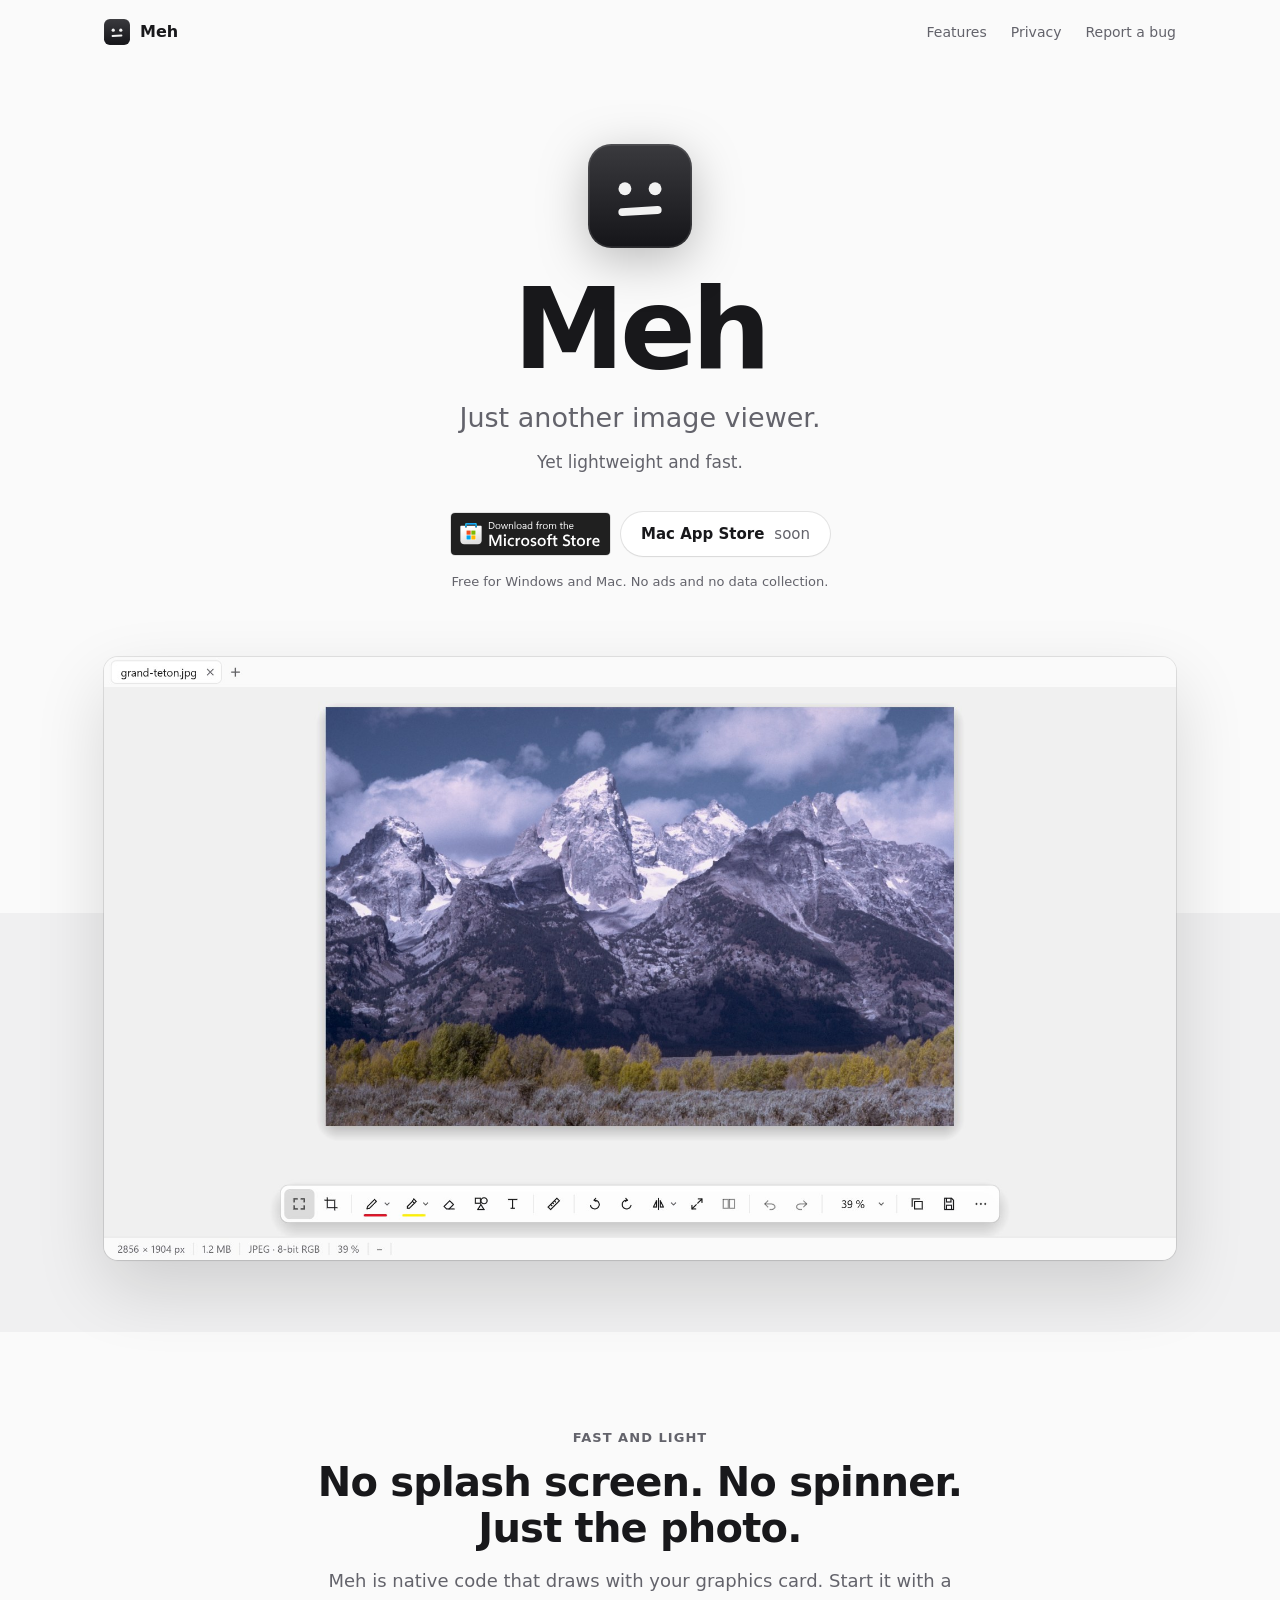
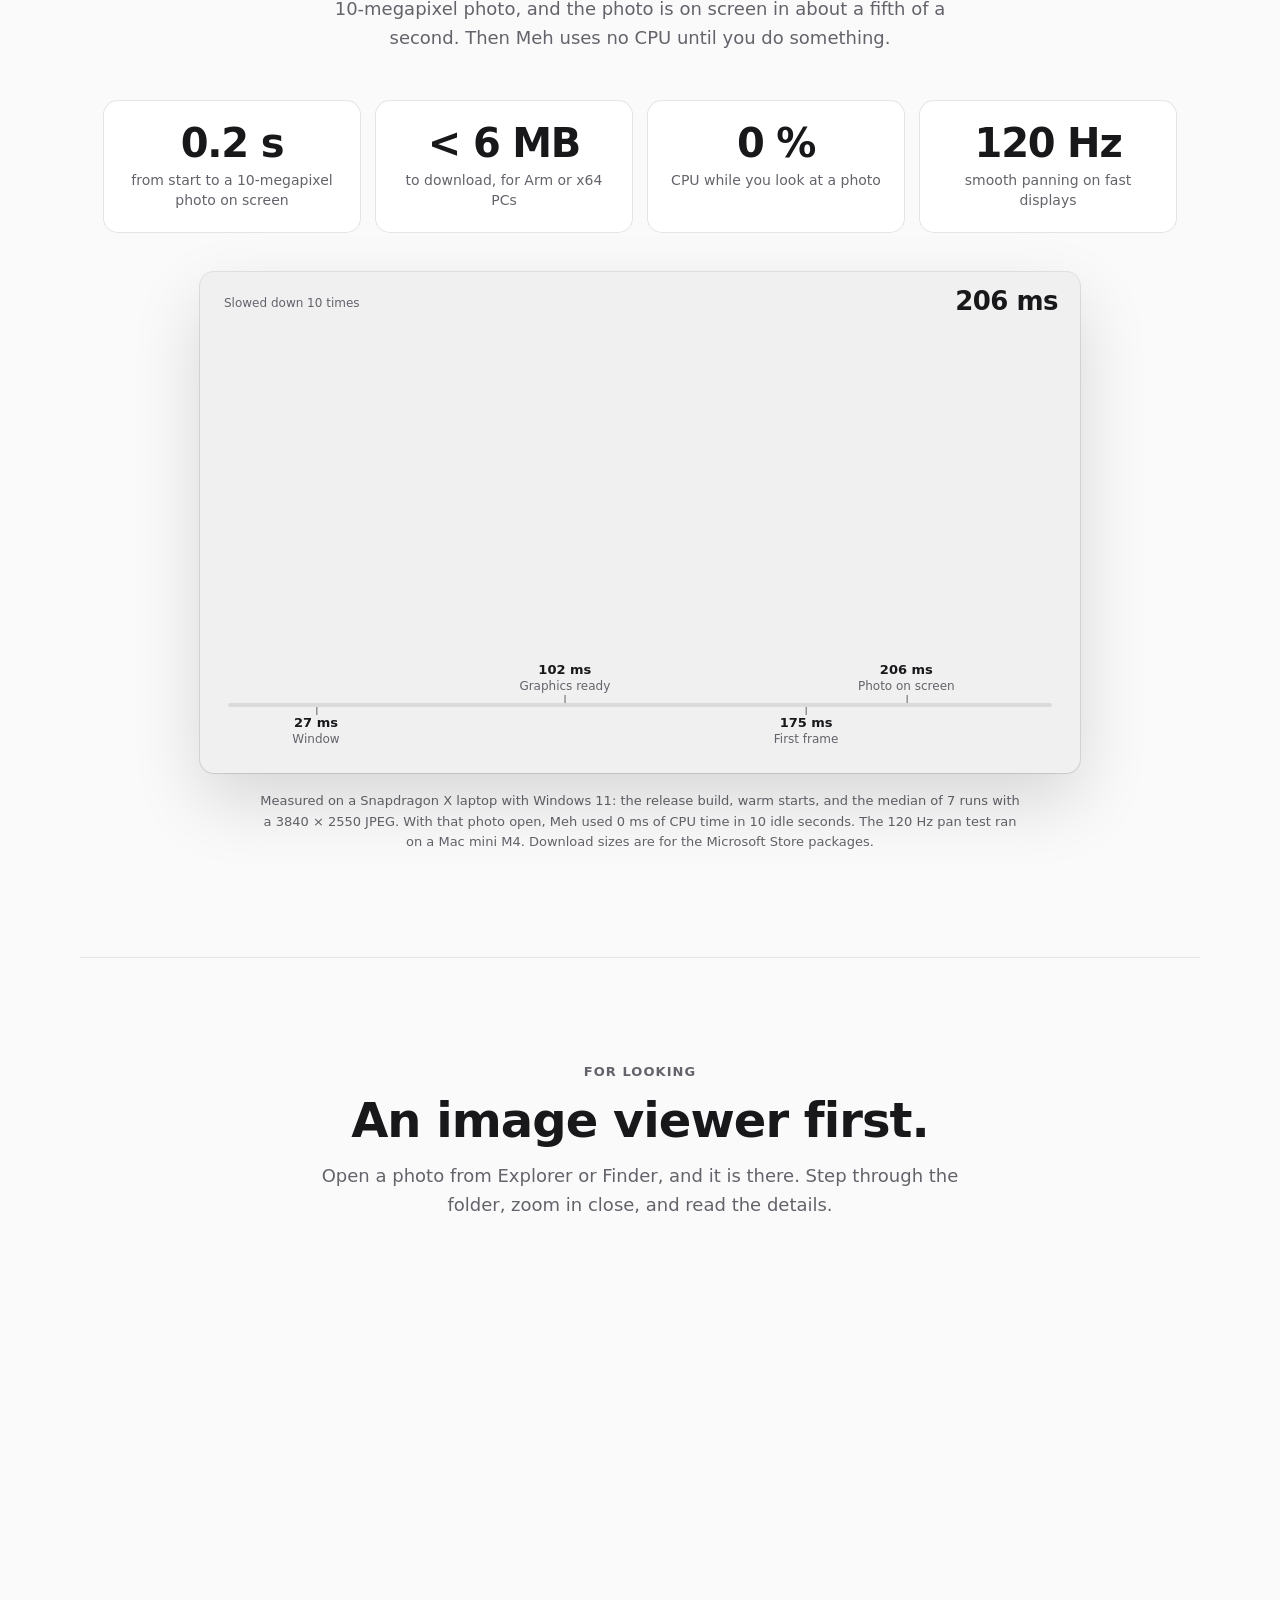
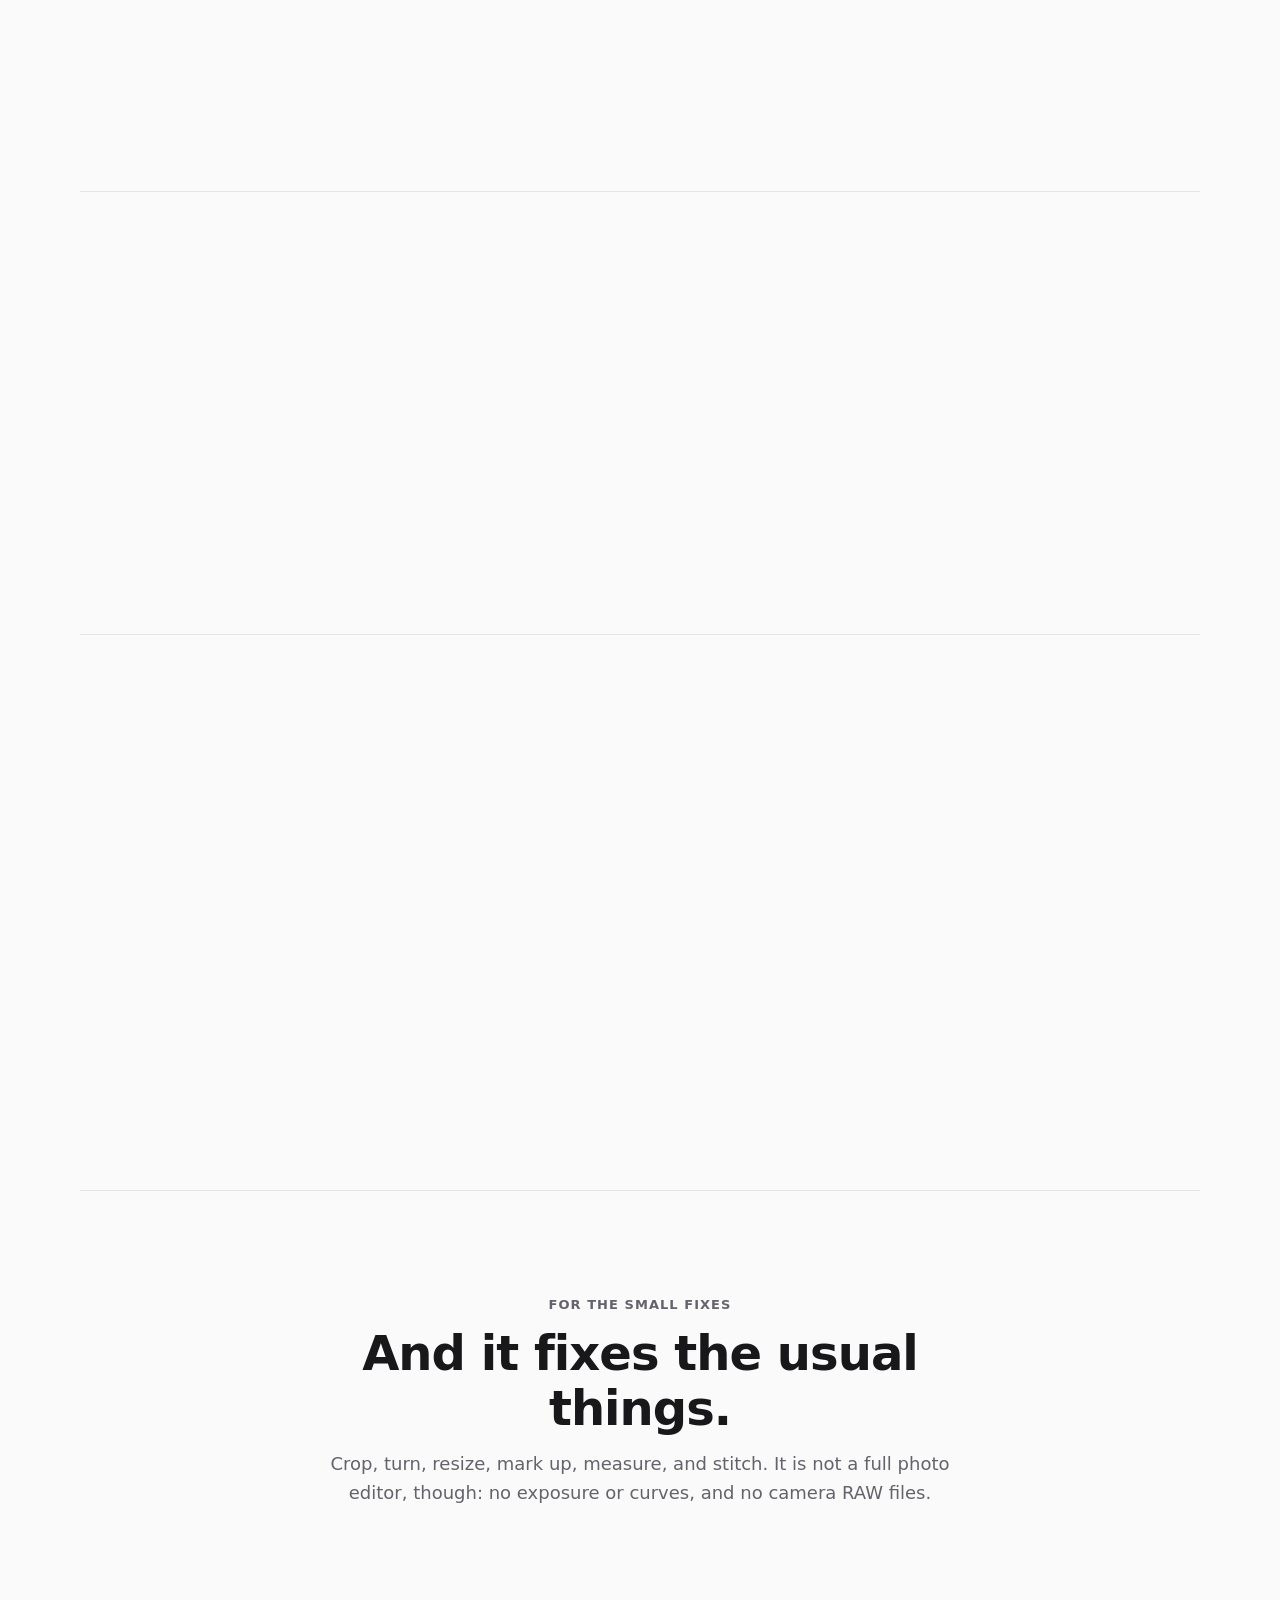
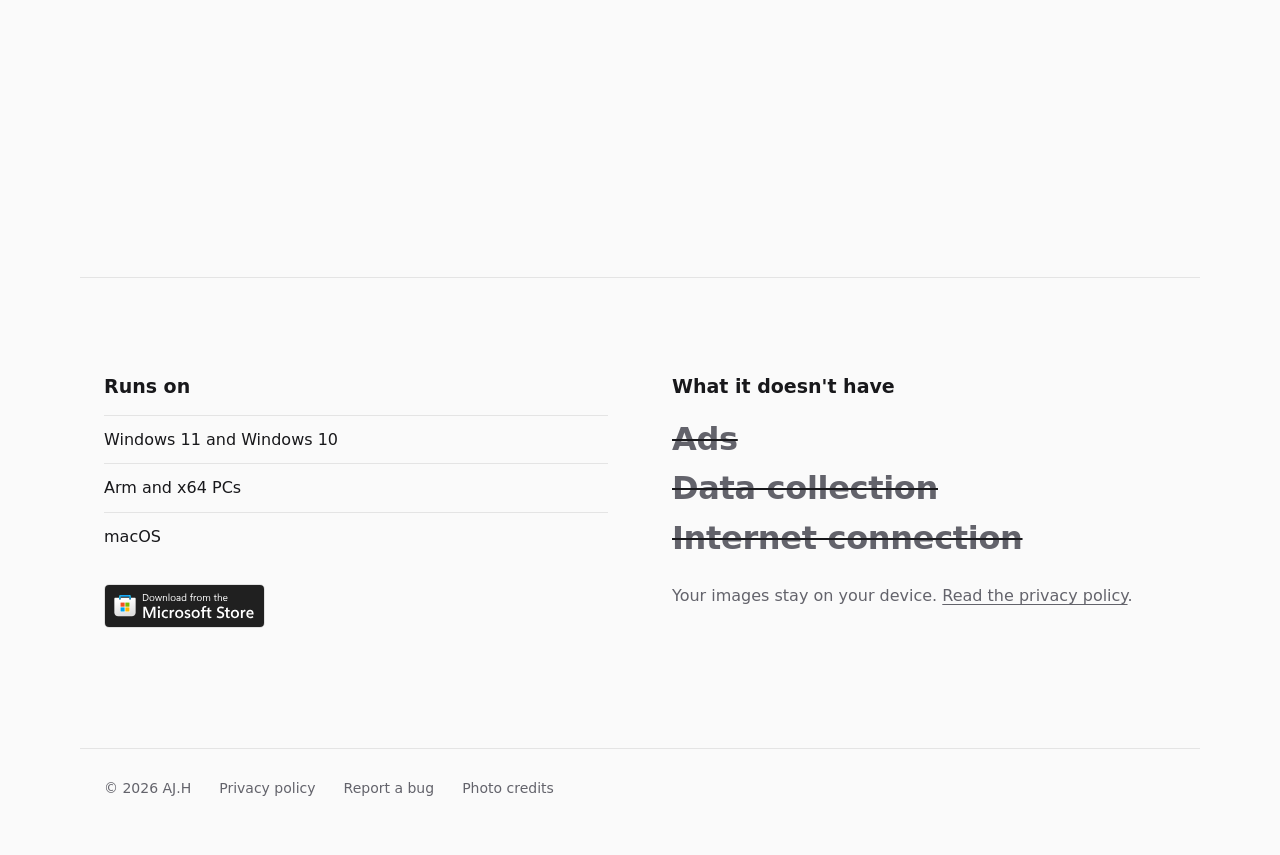
<file: public/index.html>
<!DOCTYPE html>
<html lang="en">
<head>
<meta charset="utf-8">
<meta name="viewport" content="width=device-width, initial-scale=1">
<meta name="color-scheme" content="light dark">
<meta name="theme-color" content="#fafafa" media="(prefers-color-scheme: light)">
<meta name="theme-color" content="#111113" media="(prefers-color-scheme: dark)">
<title>Meh: just another image viewer</title>
<meta name="description" content="Meh is a fast image viewer for Windows and macOS, with the everyday edits: crop, rotate, resize, mark up, measure, and stitch. No ads and no data collection.">
<link rel="canonical" href="https://meh-app.com/">
<meta property="og:title" content="Meh">
<meta property="og:description" content="Just another image viewer. Yet lightweight and fast.">
<meta property="og:url" content="https://meh-app.com/">
<meta property="og:image" content="https://meh-app.com/assets/hero.png">
<link rel="icon" href="assets/favicon.png" sizes="64x64">
<link rel="icon" href="assets/icon.svg" type="image/svg+xml">
<link rel="stylesheet" href="style.css">
</head>
<body>
<div class="wrap top">
  <a class="brand" href="./"><img src="assets/icon.svg" alt="" width="26" height="26">Meh</a>
  <nav>
    <a href="#view">Features</a>
    <a href="privacy">Privacy</a>
    <a href="https://github.com/ajhsu/meh/issues/new/choose">Report a bug</a>
  </nav>
</div>

<header class="hero">
  <img class="icon" src="assets/icon.svg" alt="" width="104" height="104">
  <h1>Meh</h1>
  <p class="tag">Just another image viewer.</p>
  <p class="sub">Yet lightweight and fast.</p>
  <div class="get"><a class="badge" href="https://apps.microsoft.com/detail/9NHWZRF0MXQX?referrer=appbadge&amp;mode=full"><img src="assets/ms-badge.svg" alt="Get it from Microsoft" width="161" height="44"></a><span>Mac App Store <em>soon</em></span></div>
  <p class="fine">Free for Windows and Mac. No ads and no data collection.</p>
</header>

<div class="stage">
  <div class="wrap">
    <picture>
      <source srcset="assets/screenshots/06-view-dark.jpg" media="(prefers-color-scheme: dark)">
      <img src="assets/screenshots/01-view-light.jpg" width="1920" height="1080" alt="Meh with a photo open">
    </picture>
  </div>
</div>

<main>
<section class="wrap lead" id="fast">
  <p class="eyebrow">Fast and light</p>
  <h2>No splash screen. No spinner. Just the photo.</h2>
  <p class="intro">Meh is native code that draws with your graphics card. Start it with a 10-megapixel photo, and the photo is on screen in about a fifth of a second. Then Meh uses no CPU until you do something.</p>
  <ul class="stats">
    <li><b>0.2 s</b>from start to a 10-megapixel photo on screen</li>
    <li><b>&lt; 6 MB</b>to download, for Arm or x64 PCs</li>
    <li><b>0 %</b>CPU while you look at a photo</li>
    <li><b>120 Hz</b>smooth panning on fast displays</li>
  </ul>
  <div class="demo boot" aria-hidden="true">
    <p class="slow">Slowed down 10 times</p>
    <p class="clock"></p>
    <div class="win"><img src="assets/photos/oolah-valley.jpg" alt="" width="1000" height="664"></div>
    <div class="tl">
      <div class="bar"><i></i></div>
      <ol>
        <li class="m1"><b>27 ms</b>Window</li>
        <li class="m2"><b>102 ms</b>Graphics ready</li>
        <li class="m3"><b>175 ms</b>First frame</li>
        <li class="m4"><b>206 ms</b>Photo on screen</li>
      </ol>
    </div>
  </div>
  <p class="note muted">Measured on a Snapdragon X laptop with Windows 11: the release build, warm starts, and the median of 7 runs with a 3840 × 2550 JPEG. With that photo open, Meh used 0 ms of CPU time in 10 idle seconds. The 120 Hz pan test ran on a Mac mini M4. Download sizes are for the Microsoft Store packages.</p>
</section>

<section class="wrap chapter" id="view">
  <p class="eyebrow">For looking</p>
  <h2>An image viewer first.</h2>
  <p>Open a photo from Explorer or Finder, and it is there. Step through the folder, zoom in close, and read the details.</p>
</section>

<section class="wrap feat" id="files">
  <div class="copy">
    <p class="eyebrow">Files</p>
    <h2>Opens the images you already have.</h2>
    <p>Photos turn upright, wide-color photos from phones keep their colors, and very large images stay sharp. The arrow keys step through a folder, and tabs and windows keep several images open at once.</p>
    <ul class="chips"><li>PNG</li><li>JPEG</li><li>WebP</li><li>TIFF</li><li>BMP</li><li>ICO</li><li>QOI</li><li>TGA</li><li>PNM</li></ul>
  </div>
  <div class="demo files" aria-hidden="true">
    <img src="assets/photos/grand-teton.jpg" alt="" width="1200" height="800" loading="lazy">
    <img src="assets/photos/teton-autumn.jpg" alt="" width="1000" height="667" loading="lazy">
    <img src="assets/photos/death-valley-dunes.jpg" alt="" width="1200" height="800" loading="lazy">
    <img src="assets/photos/death-valley-range.jpg" alt="" width="1000" height="667" loading="lazy">
    <img src="assets/photos/oolah-valley.jpg" alt="" width="1000" height="664" loading="lazy">
    <p class="tab"><span>grand-teton.jpg</span><span>teton-autumn.jpg</span><span>death-valley-dunes.jpg</span><span>death-valley-range.jpg</span><span>oolah-valley.jpg</span></p>
    <div class="keys"><b>→</b></div>
    <p class="cap"><span>The arrow keys step through the folder</span></p>
  </div>
</section>

<section class="wrap feat flip" id="zoom">
  <div class="copy">
    <p class="eyebrow">Zoom</p>
    <h2>Get close. Down to the pixel.</h2>
    <p>Zoom with Ctrl and the scroll wheel, or pinch on a trackpad, and pan with a scroll or with Space and drag. Large photos stay smooth from the first zoom. The status bar shows the size, the format, and the color under the cursor.</p>
  </div>
  <div class="demo zoom" aria-hidden="true">
    <div class="zv">
      <img src="assets/photos/grand-teton.jpg" alt="" width="1200" height="800" loading="lazy">
      <div class="pxl"><img src="assets/photos/grand-teton-400.jpg" alt="" width="240" height="160" loading="lazy"></div>
    </div>
    <i class="cross"></i>
    <p class="sbar"><span>2856 × 1904 px</span><span>1.2 MB</span><span class="fmt">JPEG · 8-bit RGB</span><span class="zl"><b>22 %</b><b>100 %</b><b>400 %</b></span><span class="xy">1250, 330</span><span class="pxc"><i></i>#F4EEF0</span></p>
    <p class="cap n3"><span>Fit to the window</span><span>Ctrl+scroll zooms in</span><span>Down to the pixel</span></p>
  </div>
</section>

<section class="wrap feat" id="themes">
  <div class="copy">
    <p class="eyebrow">Light and dark</p>
    <h2>Light, dark, or whatever your system says.</h2>
    <p>The grays stay neutral, so your photo is the only color on the screen. Meh follows the system theme, or you can choose one in Settings.</p>
  </div>
  <div class="demo themes" aria-hidden="true">
    <img src="assets/screenshots/01-view-light.jpg" alt="" width="1920" height="1080" loading="lazy">
    <img class="dk" src="assets/screenshots/06-view-dark.jpg" alt="" width="1920" height="1080" loading="lazy">
    <i class="edge"></i>
    <p class="cap"><span>Follows the system, or your choice in Settings</span></p>
  </div>
</section>

<section class="wrap chapter" id="edit">
  <p class="eyebrow">For the small fixes</p>
  <h2>And it fixes the usual things.</h2>
  <p>Crop, turn, resize, mark up, measure, and stitch. It is not a full photo editor, though: no exposure or curves, and no camera RAW files.</p>
</section>

<section class="wrap feat" id="crop">
  <div class="copy">
    <p class="eyebrow">Crop</p>
    <h2>Drag a box. Press Enter.</h2>
    <p>Everything outside the box goes dark, and a grid helps you line things up. Choose 1:1, 4:3, 3:2, or 16:9, or type exact numbers. The cut-off part stays until you save, so Undo can bring it back.</p>
  </div>
  <div class="demo crop" aria-hidden="true">
    <img src="assets/photos/death-valley-dunes.jpg" alt="" width="1200" height="800" loading="lazy">
    <div class="cf"><div class="g"></div><i></i><i></i><i></i><i></i><p class="sz">1999 × 1333 px</p></div>
    <div class="keys"><b>Enter</b></div>
    <p class="cap n2"><span>Drag the edges</span><span>Enter crops it</span></p>
  </div>
</section>

<section class="wrap feat flip" id="turn">
  <div class="copy">
    <p class="eyebrow">Rotate, flip, and resize</p>
    <h2>Sideways photo? Fixed.</h2>
    <p>Ctrl+R and Ctrl+L turn the image, and Flip mirrors it. Both are instant. Resize keeps the proportions. It uses a sharp filter for photos, or a crisp one for pixel art and screenshots.</p>
  </div>
  <div class="demo turn" aria-hidden="true">
    <img src="assets/photos/teton-autumn.jpg" alt="" width="1000" height="667" loading="lazy">
    <p class="cap n3"><span>Ctrl+R turns it right</span><span>Flip mirrors it</span><span>Resize to 1428 × 952 px</span></p>
  </div>
</section>

<section class="wrap feat" id="draw">
  <div class="copy">
    <p class="eyebrow">Mark up</p>
    <h2>Circle it. Point at it. Write on it.</h2>
    <p>Pen, highlighter, boxes, ellipses, lines, arrows, text, and emoji stickers. Each mark stays a separate object, so you can move it, restyle it, or delete it until you save.</p>
  </div>
  <div class="demo draw" aria-hidden="true">
    <img src="assets/photos/grand-teton.jpg" alt="" width="1200" height="800" loading="lazy">
    <svg viewBox="0 0 2856 1904">
      <path class="pen" pathLength="1" d="M1500 430C1440 230 1080 170 930 300C790 420 820 800 1010 870C1220 950 1500 860 1540 640C1560 520 1520 440 1460 400"/>
      <path class="hl" pathLength="1" d="M1810 300L2250 292"/>
      <text class="label" x="2030" y="322" text-anchor="middle">a mountain</text>
      <path class="arrow under" pathLength="1" d="M1790 340Q1690 330 1600 410M1662 395L1600 410L1622 350"/>
      <path class="arrow" pathLength="1" d="M1790 340Q1690 330 1600 410M1662 395L1600 410L1622 350"/>
      <g transform="rotate(12 2540 320)"><text class="sticker" x="2470" y="360">😐</text></g>
    </svg>
    <p class="cap n6"><span>Pen</span><span>Highlighter</span><span>Text</span><span>Arrow</span><span>Emoji sticker</span><span>Every mark stays editable until you save</span></p>
  </div>
</section>

<section class="wrap feat flip" id="paste">
  <div class="copy">
    <p class="eyebrow">Paste and copy</p>
    <h2>Paste it, fix it, copy it back.</h2>
    <p>Ctrl+V drops a copied image on top of the open one, where you can move it and resize it. With nothing open, the image gets its own tab. Ctrl+C copies the result, marks and all, ready for a chat or an email.</p>
  </div>
  <div class="demo paste" aria-hidden="true">
    <img src="assets/photos/oolah-valley.jpg" alt="" width="1000" height="664" loading="lazy">
    <div class="obj"><img src="assets/photos/death-valley-dunes.jpg" alt="" width="1200" height="800" loading="lazy"><i></i><i></i><i></i><i></i></div>
    <div class="keys k1"><b>Ctrl</b><b>V</b></div>
    <div class="keys k2"><b>Ctrl</b><b>C</b></div>
    <p class="cap n3"><span>Ctrl+V pastes on top</span><span>Move it and resize it</span><span>Ctrl+C copies the result</span></p>
  </div>
</section>

<section class="wrap feat" id="measure">
  <div class="copy">
    <p class="eyebrow">Measure</p>
    <h2>How big is that, exactly?</h2>
    <p>Drag across anything to read its length and its angle in pixels. Tell Meh one length that you know, and it measures in centimeters, inches, or any unit you type. Measurements stay out of the saved file, unless you burn them in.</p>
  </div>
  <div class="demo measure" aria-hidden="true">
    <img src="assets/photos/death-valley-range.jpg" alt="" width="1000" height="667" loading="lazy">
    <svg viewBox="0 0 1200 800">
      <line class="ml" pathLength="1" x1="216" y1="560" x2="960" y2="416"/>
      <circle class="ma" cx="216" cy="560" r="7"/>
      <circle class="mb" cx="960" cy="416" r="7"/>
    </svg>
    <p class="mlabel"><span>1803.6 px · 11.0°</span><span>18.0 cm · 11.0°</span></p>
    <p class="cap n2"><span>Drag to measure</span><span>Set a scale: 100 px = 1 cm</span></p>
  </div>
</section>

<section class="wrap feat flip" id="stitch">
  <div class="copy">
    <p class="eyebrow">Stitch</p>
    <h2>Two images, one picture.</h2>
    <p>Put two or more images side by side or stacked. Match their sizes, add a gap, and check the live preview before you make it. Your marks come along, still editable.</p>
  </div>
  <div class="demo stitch" aria-hidden="true">
    <img class="sa" src="assets/photos/grand-teton.jpg" alt="" width="1200" height="800" loading="lazy">
    <img class="sb" src="assets/photos/death-valley-range.jpg" alt="" width="1000" height="667" loading="lazy">
    <p class="cap n2"><span>Side by side</span><span>Stacked</span></p>
  </div>
</section>

<section class="wrap feat" id="find">
  <div class="copy">
    <p class="eyebrow">Commands</p>
    <h2>Can't find it? Type it.</h2>
    <p>Click ⋯ and type a few letters, and Meh lists every match with its shortcut. F1 shows all the shortcuts. On a Mac, use ⌘ where this page says Ctrl.</p>
  </div>
  <div class="demo find" aria-hidden="true">
    <img src="assets/photos/oolah-valley.jpg" alt="" width="1000" height="664" loading="lazy">
    <div class="pal">
      <div class="q"><svg viewBox="0 0 24 24"><circle cx="11" cy="11" r="6"/><path d="M20 20l-4.5-4.5"/></svg><span class="typed"><span></span><span>r</span><span>ro</span><span>rot</span></span></div>
      <div class="lists">
        <ul class="la"><li>New Image<kbd>Ctrl+T</kbd></li><li>Open…<kbd>Ctrl+O</kbd></li><li>Save As…<kbd>Ctrl+Shift+S</kbd></li><li>Paste<kbd>Ctrl+V</kbd></li></ul>
        <ul class="lb"><li>Rotate Left<kbd>Ctrl+L</kbd></li><li>Rotate Right<kbd>Ctrl+R</kbd></li><li>Rotate 180°</li></ul>
      </div>
    </div>
    <div class="keys"><b>Enter</b></div>
    <p class="cap n3"><span>Click ⋯ and type</span><span>The arrow keys pick one</span><span>Enter runs it</span></p>
  </div>
</section>

<section class="wrap closing">
  <div>
    <h3>Runs on</h3>
    <ul class="runs">
      <li>Windows 11 and Windows 10</li>
      <li>Arm and x64 PCs</li>
      <li>macOS</li>
    </ul>
    <p class="store"><a class="badge" href="https://apps.microsoft.com/detail/9NHWZRF0MXQX?referrer=appbadge&amp;mode=full"><img src="assets/ms-badge.svg" alt="Get it from Microsoft" width="161" height="44" loading="lazy"></a></p>
  </div>
  <div>
    <h3>What it doesn't have</h3>
    <ul class="nots"><li>Ads</li><li>Data collection</li><li>Internet connection</li></ul>
    <p>Your images stay on your device. <a href="privacy">Read the privacy policy</a>.</p>
  </div>
</section>
</main>

<footer class="wrap foot">
  <span>© 2026 AJ.H</span>
  <a href="privacy">Privacy policy</a>
  <a href="https://github.com/ajhsu/meh/issues/new/choose">Report a bug</a>
  <a href="https://github.com/ajhsu/meh/blob/main/public/assets/PHOTO-CREDITS.md">Photo credits</a>
</footer>
</body>
</html>
</file>
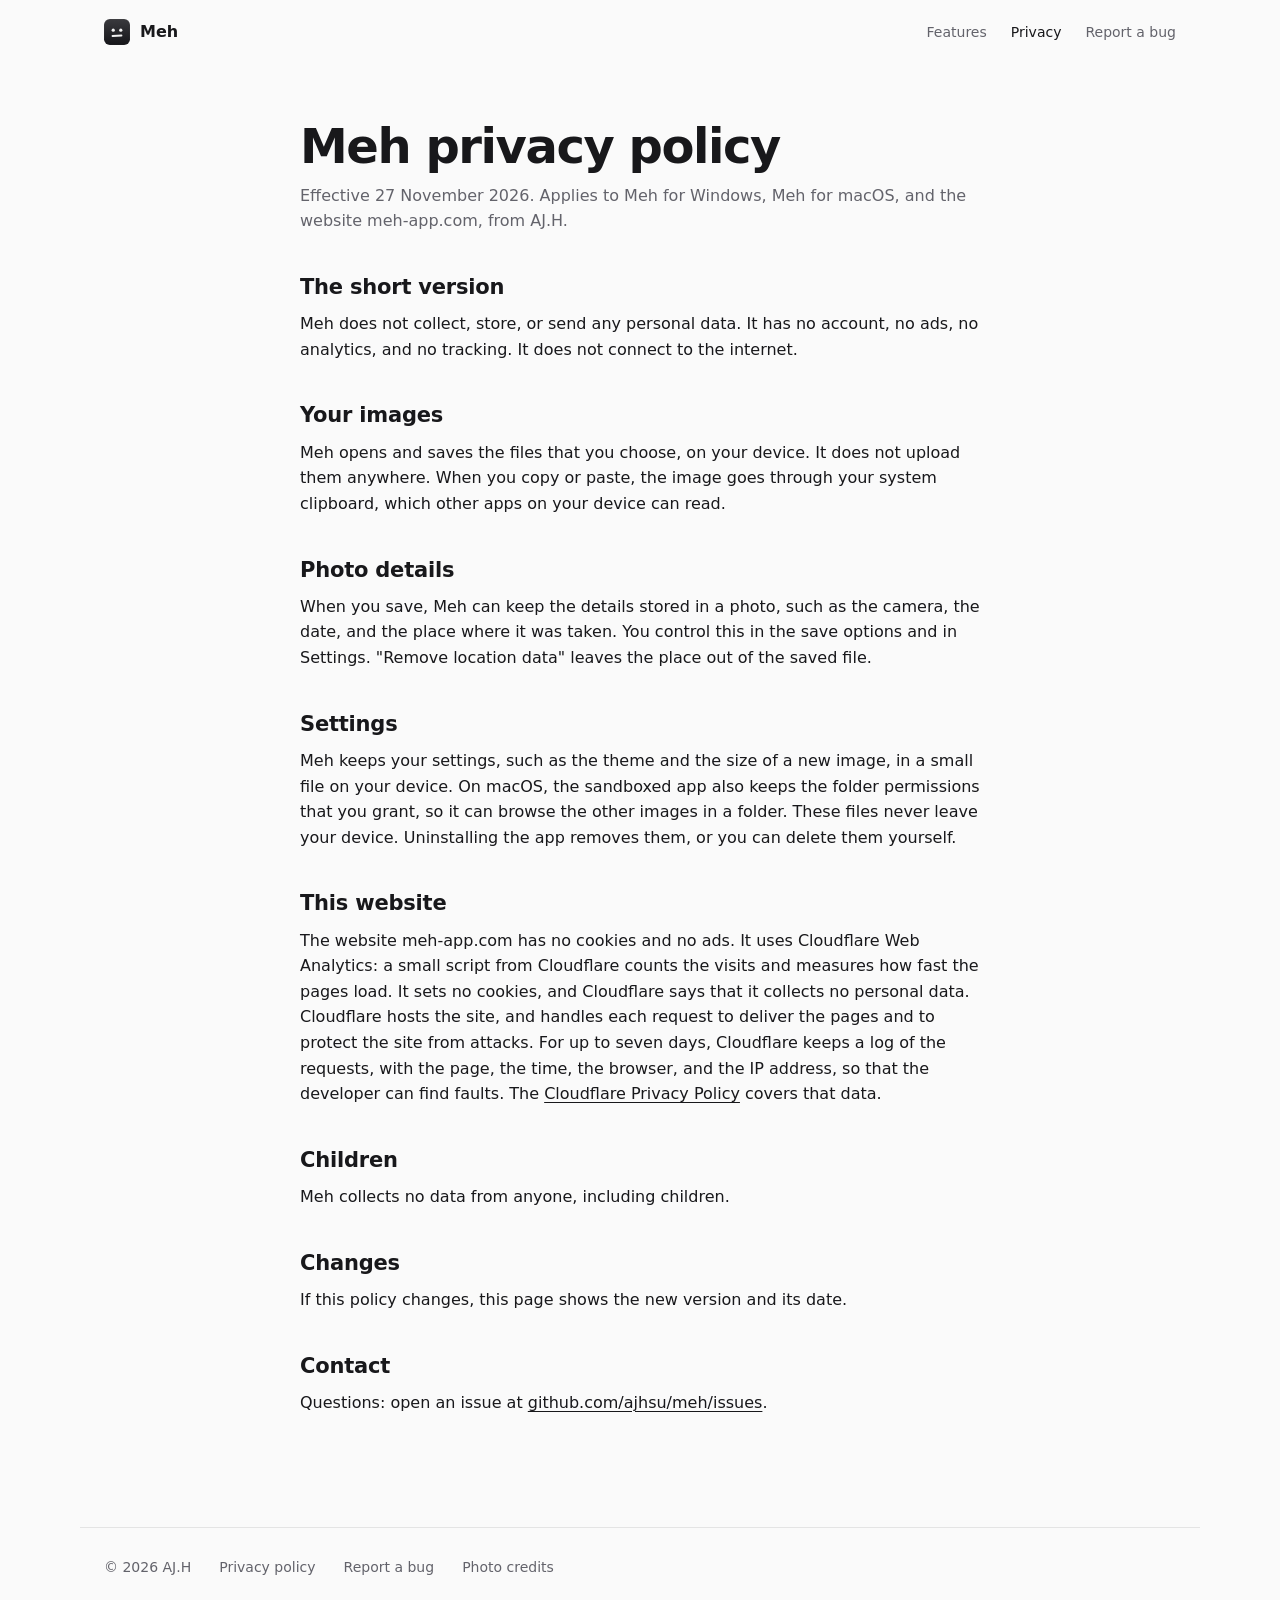
<file: public/privacy.html>
<!DOCTYPE html>
<html lang="en">
<head>
<meta charset="utf-8">
<meta name="viewport" content="width=device-width, initial-scale=1">
<meta name="color-scheme" content="light dark">
<title>Meh: privacy policy</title>
<link rel="canonical" href="https://meh-app.com/privacy">
<link rel="icon" href="assets/favicon.png" sizes="64x64">
<link rel="icon" href="assets/icon.svg" type="image/svg+xml">
<link rel="stylesheet" href="style.css">
</head>
<body>
<div class="wrap top">
  <a class="brand" href="./"><img src="assets/icon.svg" alt="" width="26" height="26">Meh</a>
  <nav>
    <a href="./#features">Features</a>
    <a href="privacy" aria-current="page">Privacy</a>
    <a href="https://github.com/ajhsu/meh/issues/new/choose">Report a bug</a>
  </nav>
</div>

<main class="wrap doc">
<h1>Meh privacy policy</h1>
<p class="muted">Effective 27 November 2026. Applies to Meh for Windows, Meh for macOS, and the website meh-app.com, from AJ.H.</p>

<h2>The short version</h2>
<p>Meh does not collect, store, or send any personal data. It has no account, no ads, no analytics, and no tracking. It does not connect to the internet.</p>

<h2>Your images</h2>
<p>Meh opens and saves the files that you choose, on your device. It does not upload them anywhere. When you copy or paste, the image goes through your system clipboard, which other apps on your device can read.</p>

<h2>Photo details</h2>
<p>When you save, Meh can keep the details stored in a photo, such as the camera, the date, and the place where it was taken. You control this in the save options and in Settings. "Remove location data" leaves the place out of the saved file.</p>

<h2>Settings</h2>
<p>Meh keeps your settings, such as the theme and the size of a new image, in a small file on your device. On macOS, the sandboxed app also keeps the folder permissions that you grant, so it can browse the other images in a folder. These files never leave your device. Uninstalling the app removes them, or you can delete them yourself.</p>

<h2>This website</h2>
<p>The website meh-app.com has no cookies and no ads. It uses Cloudflare Web Analytics: a small script from Cloudflare counts the visits and measures how fast the pages load. It sets no cookies, and Cloudflare says that it collects no personal data. Cloudflare hosts the site, and handles each request to deliver the pages and to protect the site from attacks. For up to seven days, Cloudflare keeps a log of the requests, with the page, the time, the browser, and the IP address, so that the developer can find faults. The <a href="https://www.cloudflare.com/privacypolicy/">Cloudflare Privacy Policy</a> covers that data.</p>

<h2>Children</h2>
<p>Meh collects no data from anyone, including children.</p>

<h2>Changes</h2>
<p>If this policy changes, this page shows the new version and its date.</p>

<h2>Contact</h2>
<p>Questions: open an issue at <a href="https://github.com/ajhsu/meh/issues">github.com/ajhsu/meh/issues</a>.</p>
</main>

<footer class="wrap foot">
  <span>© 2026 AJ.H</span>
  <a href="privacy">Privacy policy</a>
  <a href="https://github.com/ajhsu/meh/issues/new/choose">Report a bug</a>
  <a href="https://github.com/ajhsu/meh/blob/main/public/assets/PHOTO-CREDITS.md">Photo credits</a>
</footer>
</body>
</html>
</file>
<file: public/style.css>
/* Quiet Mono: the app's own neutral grays, light or dark with the system theme. */
:root {
  --bg: #fafafa; --band: #f0f0f1; --surface: #ffffff; --text: #18181b; --muted: #63636b; --line: #00000017;
  --lift: 0 1px 2px #0000000d, 0 28px 70px #00000024;
  --ui: "Segoe UI Variable Text", "Segoe UI", -apple-system, BlinkMacSystemFont, system-ui, sans-serif;
  --display: "Segoe UI Variable Display", "Segoe UI", -apple-system, BlinkMacSystemFont, system-ui, sans-serif;
}
@media (prefers-color-scheme: dark) {
  :root { --bg: #111113; --band: #0b0b0c; --surface: #18181a; --text: #ededef; --muted: #8b8b92; --line: #ffffff17;
    --lift: 0 1px 2px #00000066, 0 28px 70px #000000a6; }
}
* { box-sizing: border-box; }
html { background: var(--bg); color: var(--text); }
body { margin: 0; font: 16px/1.6 var(--ui); -webkit-font-smoothing: antialiased; }
a { color: inherit; text-underline-offset: 3px; }
img { display: block; max-width: 100%; height: auto; }
.wrap { max-width: 1120px; margin: 0 auto; padding: 0 24px; }
.muted { color: var(--muted); }

/* Every page: the top bar and the footer. */
.top { display: flex; align-items: center; height: 64px; }
.brand { display: flex; align-items: center; gap: 10px; font-weight: 600; text-decoration: none; }
.brand img { width: 26px; height: 26px; }
.top nav { margin-left: auto; display: flex; gap: 24px; font-size: 14px; }
.top nav a { color: var(--muted); text-decoration: none; }
.top nav a:hover, .top nav a[aria-current="page"] { color: var(--text); }
.foot { display: flex; flex-wrap: wrap; gap: 8px 28px; padding-top: 28px; padding-bottom: 56px; border-top: 1px solid var(--line);
  font-size: 14px; color: var(--muted); }
.foot a { text-decoration: none; }
.foot a:hover { color: var(--text); }

/* The home page: the name, and one large capture. */
.hero { text-align: center; padding: 80px 24px 64px; }
.hero .icon { width: 104px; height: 104px; margin: 0 auto 28px; filter: drop-shadow(0 12px 24px #00000040); }
h1 { margin: 0; font: 700 clamp(64px, 10vw, 112px)/0.95 var(--display); letter-spacing: -0.04em; }
.tag { margin: 18px 0 0; font: 400 clamp(20px, 2.6vw, 27px)/1.35 var(--display); color: var(--muted); }
.get { display: flex; flex-wrap: wrap; justify-content: center; gap: 10px; margin-top: 36px; }
.get span { display: inline-flex; align-items: center; gap: 10px; height: 44px; padding: 0 20px; border-radius: 999px;
  background: var(--surface); box-shadow: 0 0 0 1px var(--line), 0 1px 2px #0000000d; font-size: 15px; font-weight: 600; }
.get em { font-style: normal; font-weight: 400; color: var(--muted); }
.badge { display: inline-block; border-radius: 5px; }
.badge img { display: block; width: 161px; height: 44px; }
.store { margin: 24px 0 0; }
.fine { margin: 16px 0 0; font-size: 13px; color: var(--muted); }
.stage { position: relative; isolation: isolate; padding-bottom: 72px; }
.stage::before { content: ""; position: absolute; inset: 38% 0 0; background: var(--band); z-index: -1; }
.stage img { border-radius: 14px; box-shadow: var(--lift), 0 0 0 1px var(--line); }

.eyebrow { margin: 0 0 10px; font-size: 13px; font-weight: 600; letter-spacing: 0.08em; text-transform: uppercase; color: var(--muted); }
h2 { margin: 0; max-width: 680px; font: 700 clamp(28px, 3.6vw, 40px)/1.15 var(--display); letter-spacing: -0.02em; }
h3 { margin: 0 0 16px; font: 600 19px/1.3 var(--display); }

/* The lead section: speed and size, with the startup measured on a real laptop. */
.lead { padding-top: 96px; padding-bottom: 104px; text-align: center; }
.lead h2 { margin: 0 auto; }
.lead .intro { max-width: 640px; margin: 16px auto 0; font-size: 18px; color: var(--muted); }
.stats { display: grid; grid-template-columns: repeat(4, 1fr); gap: 16px; margin: 48px 0 40px; padding: 0; list-style: none; }
.stats li { padding: 22px 16px; border-radius: 14px; background: var(--surface); box-shadow: 0 0 0 1px var(--line); font-size: 14px; line-height: 1.4;
  color: var(--muted); }
.stats b { display: block; margin-bottom: 8px; font: 700 clamp(30px, 3.6vw, 40px)/1 var(--display); letter-spacing: -0.03em; color: var(--text); }
.lead .note { max-width: 760px; margin: 18px auto 0; font-size: 13px; }

/* The feature sections: the words on one side and a demo on the other. */
.feat { display: grid; grid-template-columns: 5fr 7fr; gap: 56px; align-items: center; padding-top: 80px; padding-bottom: 80px;
  border-top: 1px solid var(--line); content-visibility: auto; contain-intrinsic-size: auto 560px; }
.feat.flip > .copy { order: 2; }
.feat h2 { font-size: clamp(28px, 3vw, 36px); }
.copy > p:not(.eyebrow) { max-width: 460px; margin: 14px 0 0; color: var(--muted); }
.chips { display: flex; flex-wrap: wrap; gap: 6px; margin: 20px 0 0; padding: 0; list-style: none; }
.chips li { padding: 3px 10px; border-radius: 999px; box-shadow: inset 0 0 0 1px var(--line); font-size: 13px; font-weight: 600; }

.closing { display: grid; grid-template-columns: 1fr 1fr; gap: 64px; padding-top: 96px; padding-bottom: 112px; border-top: 1px solid var(--line); }
.runs { margin: 0; padding: 0; list-style: none; }
.runs li { padding: 11px 0; border-top: 1px solid var(--line); }
.nots { margin: 0; padding: 0; list-style: none; }
.nots li { padding: 4px 0; font: 600 clamp(24px, 3vw, 32px)/1.3 var(--display); letter-spacing: -0.01em; color: var(--muted);
  text-decoration: line-through; text-decoration-thickness: 2px; text-decoration-color: var(--text); }
.nots + p { margin: 20px 0 0; color: var(--muted); }

/* Demos: CSS only. Each element's resting style is the demo's last step, which shows when the system asks for less motion. */
@property --ms { syntax: "<integer>"; inherits: false; initial-value: 0; }
.demo { --t: 8s; position: relative; aspect-ratio: 3 / 2; overflow: hidden; isolation: isolate; border-radius: 14px; background: var(--band);
  box-shadow: var(--lift), 0 0 0 1px var(--line); }
.demo * { animation-duration: var(--t); animation-iteration-count: infinite; animation-fill-mode: both; }
.demo img { position: absolute; inset: 0; width: 100%; height: 100%; max-width: none; object-fit: cover; }
.demo svg { position: absolute; z-index: 1; inset: 0; width: 100%; height: 100%; }
.cap { position: absolute; z-index: 3; left: 0; right: 0; bottom: 14px; display: grid; justify-items: center; margin: 0; }
.cap > span { grid-area: 1 / 1; padding: 6px 13px; border-radius: 999px; background: #111113d9; color: #fff; font-size: 13px; font-weight: 600;
  white-space: nowrap; box-shadow: 0 4px 14px #00000040; opacity: 0; }
.cap > span:last-child { opacity: 1; }
.cap.n2 > span { animation-name: show2; }
.cap.n2 > :nth-child(2) { animation-delay: calc(var(--t) * -1 / 2); }
.cap.n3 > span { animation-name: show3; }
.cap.n3 > :nth-child(2) { animation-delay: calc(var(--t) * -2 / 3); }
.cap.n3 > :nth-child(3) { animation-delay: calc(var(--t) * -1 / 3); }
.cap.n6 > span { animation-name: show6; }
.cap.n6 > :nth-child(2) { animation-delay: calc(var(--t) * -5 / 6); }
.cap.n6 > :nth-child(3) { animation-delay: calc(var(--t) * -4 / 6); }
.cap.n6 > :nth-child(4) { animation-delay: calc(var(--t) * -3 / 6); }
.cap.n6 > :nth-child(5) { animation-delay: calc(var(--t) * -2 / 6); }
.cap.n6 > :nth-child(6) { animation-delay: calc(var(--t) * -1 / 6); }
@keyframes show2 { 0% { opacity: 0; } 2%, 48% { opacity: 1; } 50%, 100% { opacity: 0; } }
@keyframes show3 { 0% { opacity: 0; } 2%, 31.3% { opacity: 1; } 33.3%, 100% { opacity: 0; } }
@keyframes show6 { 0% { opacity: 0; } 1.5%, 15.2% { opacity: 1; } 16.6%, 100% { opacity: 0; } }
.keys { position: absolute; z-index: 3; top: 14px; right: 14px; display: flex; gap: 4px; }
.keys b { min-width: 32px; height: 32px; padding: 0 9px; display: inline-grid; place-items: center; border-radius: 8px; background: var(--surface);
  color: var(--text); box-shadow: inset 0 -2px 0 #00000026, 0 0 0 1px var(--line), 0 6px 16px #0000002e; font-size: 12px; font-weight: 600; }

/* The start, 10 times slower: the marks come from a real startup report. */
.boot { --t: 5s; aspect-ratio: auto; max-width: 880px; margin: 0 auto; padding: 56px 28px 20px; display: grid; gap: 22px; text-align: left; }
.boot .win { position: relative; width: min(100%, 460px); aspect-ratio: 3 / 2; margin: 0 auto; overflow: hidden; border-radius: 10px;
  background: var(--bg); box-shadow: 0 0 0 1px var(--line), 0 12px 32px #0000002e; animation-name: boot-win; animation-timing-function: linear; }
.boot .win img { animation-name: boot-photo; animation-timing-function: linear; }
.boot .clock { --ms: 206; position: absolute; top: 16px; right: 22px; margin: 0; counter-reset: ms var(--ms); font: 700 26px/1 var(--display);
  letter-spacing: -0.02em; font-variant-numeric: tabular-nums; animation-name: boot-clock; animation-timing-function: linear; }
.boot .clock::after { content: counter(ms) " ms"; }
.boot .slow { position: absolute; top: 22px; left: 24px; margin: 0; font-size: 12px; color: var(--muted); }
.tl { position: relative; height: 96px; }
.tl .bar { position: absolute; left: 0; right: 0; top: 46px; height: 4px; border-radius: 2px; background: var(--line); }
.tl .bar i { position: absolute; left: 0; top: 0; bottom: 0; width: 82.32%; border-radius: 2px; background: var(--text);
  animation-name: boot-bar; animation-timing-function: linear; }
.tl ol { margin: 0; padding: 0; list-style: none; }
.tl li { position: absolute; transform: translateX(-50%); font-size: 12px; line-height: 1.3; color: var(--muted); text-align: center; white-space: nowrap; }
.tl li b { display: block; font-size: 13px; color: var(--text); }
.tl li::before { content: ""; position: absolute; left: 50%; width: 1px; height: 8px; background: var(--muted); }
.tl .m1 { left: 10.68%; top: 58px; }
.tl .m2 { left: 40.88%; bottom: 58px; }
.tl .m3 { left: 70.16%; top: 58px; }
.tl .m4 { left: 82.32%; bottom: 58px; }
.tl .m1::before, .tl .m3::before { top: -8px; }
.tl .m2::before, .tl .m4::before { bottom: -8px; }
@keyframes boot-bar { 0% { width: 0; opacity: 1; } 41.16%, 92% { width: 82.32%; opacity: 1; } 97%, 100% { width: 82.32%; opacity: 0; } }
@keyframes boot-win { 0%, 35.07% { opacity: 0; } 35.08%, 92% { opacity: 1; } 97%, 100% { opacity: 0; } }
@keyframes boot-photo { 0%, 41.15% { opacity: 0; } 41.16%, 100% { opacity: 1; } }
@keyframes boot-clock { 0% { --ms: 0; } 41.16%, 100% { --ms: 206; } }

/* Crop: drag the edges in, then Enter. */
.crop > img { transform: scale(1.4286); transform-origin: 40% 46.67%; animation-name: crop-zoom; animation-timing-function: cubic-bezier(0.4, 0, 0.2, 1); }
.crop .cf { position: absolute; z-index: 1; inset: 14% 18% 16% 12%; opacity: 0; outline: 1.5px solid #fff; box-shadow: 0 0 0 100vmax #0000008c;
  animation-name: crop-frame; animation-timing-function: cubic-bezier(0.4, 0, 0.2, 1); }
.crop .cf i { position: absolute; width: 16px; height: 16px; border: 0 solid #fff; }
.crop .cf i:nth-of-type(1) { left: -3px; top: -3px; border-width: 3px 0 0 3px; }
.crop .cf i:nth-of-type(2) { right: -3px; top: -3px; border-width: 3px 3px 0 0; }
.crop .cf i:nth-of-type(3) { left: -3px; bottom: -3px; border-width: 0 0 3px 3px; }
.crop .cf i:nth-of-type(4) { right: -3px; bottom: -3px; border-width: 0 3px 3px 0; }
.crop .g { position: absolute; inset: 0; opacity: 0; animation-name: crop-grid;
  background:
    linear-gradient(#ffffff59, #ffffff59) 33.33% 0 / 1px 100% no-repeat, linear-gradient(#ffffff59, #ffffff59) 66.66% 0 / 1px 100% no-repeat,
    linear-gradient(#ffffff59, #ffffff59) 0 33.33% / 100% 1px no-repeat, linear-gradient(#ffffff59, #ffffff59) 0 66.66% / 100% 1px no-repeat; }
.crop .sz { position: absolute; right: 8px; bottom: 8px; margin: 0; padding: 2px 8px; border-radius: 6px; background: #111113d9; color: #fff;
  font-size: 12px; font-weight: 600; font-variant-numeric: tabular-nums; animation-name: crop-size; }
.crop .keys { opacity: 0; animation-name: crop-key; }
@keyframes crop-frame { 0% { inset: 0; opacity: 0; } 6% { inset: 0; opacity: 1; } 30%, 54% { inset: 14% 18% 16% 12%; opacity: 1; }
  58%, 100% { inset: 14% 18% 16% 12%; opacity: 0; } }
@keyframes crop-grid { 0%, 6% { opacity: 0; } 9%, 28% { opacity: 1; } 34%, 100% { opacity: 0; } }
@keyframes crop-size { 0%, 29% { opacity: 0; } 32%, 54% { opacity: 1; } 57%, 100% { opacity: 0; } }
@keyframes crop-zoom { 0%, 56% { transform: scale(1); } 64%, 90% { transform: scale(1.4286); } 97%, 100% { transform: scale(1); } }
@keyframes crop-key { 0%, 47% { opacity: 0; transform: translateY(6px); } 50% { opacity: 1; transform: none; } 52% { transform: translateY(2px) scale(0.94); }
  54%, 70% { opacity: 1; transform: none; } 74%, 100% { opacity: 0; transform: none; } }

/* Rotate right, flip, then resize to half. */
.turn { --t: 9s; }
.turn > img { transform: rotate(0deg) scale(-0.5, 0.5); animation-name: turn-img; animation-timing-function: cubic-bezier(0.4, 0, 0.2, 1); }
@keyframes turn-img {
  0% { opacity: 0; transform: rotate(-90deg) scale(0.6667, 0.6667); }
  3%, 8% { opacity: 1; transform: rotate(-90deg) scale(0.6667, 0.6667); }
  13%, 38% { transform: rotate(0deg) scale(1, 1); }
  44%, 64% { transform: rotate(0deg) scale(-1, 1); }
  71%, 92% { opacity: 1; transform: rotate(0deg) scale(-0.5, 0.5); }
  97%, 100% { opacity: 0; transform: rotate(0deg) scale(-0.5, 0.5); }
}

/* Mark up: pen, highlighter, text, arrow, and a sticker, one after another. */
.draw { --t: 12s; }
.draw .pen { fill: none; stroke: #ff3b30; stroke-width: 16; stroke-linecap: round; stroke-linejoin: round; stroke-dasharray: 1;
  animation-name: draw-pen; animation-timing-function: ease-in-out; }
.draw .hl { fill: none; stroke: #ffd60a; stroke-opacity: 0.85; stroke-width: 96; stroke-linecap: round; stroke-dasharray: 1; animation-name: draw-hl; }
.draw .label { font: 700 74px var(--ui); fill: #121212; animation-name: draw-text; }
.draw .arrow { fill: none; stroke: #fff; stroke-width: 12; stroke-linecap: round; stroke-linejoin: round; stroke-dasharray: 1; animation-name: draw-arrow; }
.draw .arrow.under { stroke: #000; stroke-opacity: 0.3; stroke-width: 22; }
.draw .sticker { font: 130px "Segoe UI Emoji", "Apple Color Emoji", "Noto Color Emoji", sans-serif; transform-box: fill-box; transform-origin: center;
  animation-name: draw-sticker; }
@keyframes draw-pen { 0%, 1.5% { stroke-dashoffset: 1; opacity: 1; } 12%, 95% { stroke-dashoffset: 0; opacity: 1; } 99%, 100% { stroke-dashoffset: 0; opacity: 0; } }
@keyframes draw-hl { 0%, 18% { stroke-dashoffset: 1; opacity: 1; } 25%, 95% { stroke-dashoffset: 0; opacity: 1; } 99%, 100% { stroke-dashoffset: 0; opacity: 0; } }
@keyframes draw-text { 0%, 35% { opacity: 0; } 39%, 95% { opacity: 1; } 99%, 100% { opacity: 0; } }
@keyframes draw-arrow { 0%, 52% { stroke-dashoffset: 1; opacity: 1; } 58%, 95% { stroke-dashoffset: 0; opacity: 1; } 99%, 100% { stroke-dashoffset: 0; opacity: 0; } }
@keyframes draw-sticker { 0%, 68% { opacity: 0; transform: scale(0); } 70.5% { opacity: 1; transform: scale(1.2); } 72%, 95% { opacity: 1; transform: scale(1); }
  99%, 100% { opacity: 0; transform: scale(1); } }

/* Paste on top, move and resize, copy. */
.paste { --t: 9s; }
.paste .obj { position: absolute; z-index: 1; left: 30%; top: 30%; width: 40%; height: 40%; transform: translate(80%, 70%) scale(0.75); transform-origin: 0 0;
  outline: 1.5px solid #fff; box-shadow: 0 10px 30px #0000006b; animation-name: paste-obj; animation-timing-function: cubic-bezier(0.4, 0, 0.2, 1); }
.paste .obj i { position: absolute; width: 10px; height: 10px; opacity: 0; background: #fff; box-shadow: 0 0 0 1.5px #18181b; animation-name: paste-handles; }
.paste .obj i:nth-of-type(1) { left: -5px; top: -5px; }
.paste .obj i:nth-of-type(2) { right: -5px; top: -5px; }
.paste .obj i:nth-of-type(3) { left: -5px; bottom: -5px; }
.paste .obj i:nth-of-type(4) { right: -5px; bottom: -5px; }
.paste .k1 { opacity: 0; animation-name: paste-k1; }
.paste .k2 { animation-name: paste-k2; }
.paste::after { content: ""; position: absolute; z-index: 2; inset: 0; border-radius: inherit; box-shadow: inset 0 0 0 3px #fff; opacity: 0;
  animation: paste-flash var(--t) infinite both; }
@keyframes paste-obj { 0%, 3% { opacity: 0; transform: scale(0.92); } 7%, 36% { opacity: 1; transform: none; }
  52%, 95% { opacity: 1; transform: translate(80%, 70%) scale(0.75); } 99%, 100% { opacity: 0; transform: translate(80%, 70%) scale(0.75); } }
@keyframes paste-handles { 0%, 4% { opacity: 0; } 7%, 62% { opacity: 1; } 66%, 100% { opacity: 0; } }
@keyframes paste-k1 { 0% { opacity: 0; transform: none; } 2% { opacity: 1; transform: none; } 3.5% { transform: translateY(2px) scale(0.94); }
  5%, 28% { opacity: 1; transform: none; } 32%, 100% { opacity: 0; transform: none; } }
@keyframes paste-k2 { 0%, 66% { opacity: 0; transform: none; } 68% { opacity: 1; transform: none; } 70% { transform: translateY(2px) scale(0.94); }
  72%, 92% { opacity: 1; transform: none; } 96%, 100% { opacity: 0; transform: none; } }
@keyframes paste-flash { 0%, 70% { opacity: 0; } 72% { opacity: 1; } 80%, 100% { opacity: 0; } }

/* Measure in pixels, then in centimeters after Set scale. */
.measure .ml { stroke: #fff; stroke-width: 3; stroke-linecap: round; stroke-dasharray: 1; filter: drop-shadow(0 1px 2px #00000099);
  animation-name: meas-line; animation-timing-function: ease-in-out; }
.measure circle { fill: #fff; stroke: #18181b; stroke-width: 2; }
.measure .ma { animation-name: meas-a; }
.measure .mb { animation-name: meas-b; }
.mlabel { position: absolute; z-index: 2; left: 49%; top: 57%; transform: translate(-50%, -100%); display: grid; margin: 0; padding: 4px 10px;
  border-radius: 8px; background: #111113e6; color: #fff; font-size: 13px; font-weight: 600; font-variant-numeric: tabular-nums; white-space: nowrap;
  animation-name: meas-box; }
.mlabel span { grid-area: 1 / 1; }
.mlabel span:first-child { opacity: 0; animation-name: meas-l1; }
.mlabel span:last-child { animation-name: meas-l2; }
@keyframes meas-line { 0%, 4% { stroke-dashoffset: 1; opacity: 1; } 18%, 93% { stroke-dashoffset: 0; opacity: 1; } 98%, 100% { stroke-dashoffset: 0; opacity: 0; } }
@keyframes meas-a { 0%, 3% { opacity: 0; } 4%, 93% { opacity: 1; } 98%, 100% { opacity: 0; } }
@keyframes meas-b { 0%, 17% { opacity: 0; } 18%, 93% { opacity: 1; } 98%, 100% { opacity: 0; } }
@keyframes meas-box { 0%, 18% { opacity: 0; } 20%, 93% { opacity: 1; } 98%, 100% { opacity: 0; } }
@keyframes meas-l1 { 0%, 52% { opacity: 1; } 54%, 100% { opacity: 0; } }
@keyframes meas-l2 { 0%, 52% { opacity: 0; } 54%, 100% { opacity: 1; } }

/* Stitch: side by side, then stacked. */
.stitch img { top: 25%; left: 25%; right: auto; bottom: auto; width: 50%; height: 50%; animation-timing-function: cubic-bezier(0.4, 0, 0.2, 1); }
.stitch .sa { transform: translate(0, -50%); animation-name: stitch-a; }
.stitch .sb { transform: translate(0, 50%); animation-name: stitch-b; }
@keyframes stitch-a { 0% { opacity: 0; transform: translate(-80%, 0); } 6% { opacity: 1; } 14%, 44% { transform: translate(-50%, 0); }
  56%, 93% { opacity: 1; transform: translate(0, -50%); } 98%, 100% { opacity: 0; transform: translate(0, -50%); } }
@keyframes stitch-b { 0% { opacity: 0; transform: translate(80%, 0); } 6% { opacity: 1; } 14%, 44% { transform: translate(50%, 0); }
  56%, 93% { opacity: 1; transform: translate(0, 50%); } 98%, 100% { opacity: 0; transform: translate(0, 50%); } }

/* The command palette: type, pick, Enter, and the photo turns. */
.find { --t: 9s; }
.find > img { animation-name: find-img; animation-timing-function: cubic-bezier(0.4, 0, 0.2, 1); }
.find .pal { position: absolute; z-index: 2; right: 6%; bottom: 17%; width: 56%; padding: 6px; border-radius: 10px; background: var(--surface);
  color: var(--text); box-shadow: 0 0 0 1px var(--line), 0 16px 40px #0000004d; font-size: 13px; animation-name: find-pal; }
.find .q { display: flex; align-items: center; gap: 8px; height: 32px; margin-bottom: 4px; padding: 0 9px; border-radius: 7px; background: var(--band); }
.find .q svg { position: static; flex: none; width: 14px; height: 14px; fill: none; stroke: var(--muted); stroke-width: 1.8; stroke-linecap: round; }
.find .typed { display: grid; }
.find .typed span { grid-area: 1 / 1; white-space: pre; opacity: 0; }
.find .typed span:last-child { opacity: 1; }
.find .typed span::after { content: ""; display: inline-block; width: 1.5px; height: 15px; margin-left: 1px; vertical-align: -3px; background: var(--text); }
.find .typed span:nth-child(1) { animation-name: find-t0; }
.find .typed span:nth-child(2) { animation-name: find-t1; }
.find .typed span:nth-child(3) { animation-name: find-t2; }
.find .typed span:nth-child(4) { animation-name: find-t3; }
.find .lists { display: grid; }
.find ul { grid-area: 1 / 1; margin: 0; padding: 0; list-style: none; }
.find li { display: flex; align-items: center; height: 30px; padding: 0 9px; border-radius: 6px; }
.find li kbd { margin-left: auto; font: 600 11px var(--ui); color: var(--muted); }
.find .la { opacity: 0; animation-name: find-la; }
.find .lb { animation-name: find-lb; }
.find .lb li:nth-child(1) { animation-name: find-hot1; }
.find .lb li:nth-child(2) { background: var(--line); animation-name: find-hot2; }
.find .keys { animation-name: find-key; }
@keyframes find-img { 0% { opacity: 0; transform: none; } 2%, 72% { opacity: 1; transform: none; } 78%, 94% { opacity: 1; transform: rotate(90deg) scale(0.6667); }
  98%, 100% { opacity: 0; transform: rotate(90deg) scale(0.6667); } }
@keyframes find-pal { 0% { opacity: 0; transform: none; } 2%, 68% { opacity: 1; transform: none; } 72%, 100% { opacity: 0; transform: translateY(8px); } }
@keyframes find-t0 { 0%, 5.9% { opacity: 1; } 6%, 100% { opacity: 0; } }
@keyframes find-t1 { 0%, 5.9% { opacity: 0; } 6%, 8.9% { opacity: 1; } 9%, 100% { opacity: 0; } }
@keyframes find-t2 { 0%, 8.9% { opacity: 0; } 9%, 11.9% { opacity: 1; } 12%, 100% { opacity: 0; } }
@keyframes find-t3 { 0%, 11.9% { opacity: 0; } 12%, 100% { opacity: 1; } }
@keyframes find-la { 0%, 11.9% { opacity: 1; } 12%, 100% { opacity: 0; } }
@keyframes find-lb { 0%, 11.9% { opacity: 0; } 12%, 100% { opacity: 1; } }
@keyframes find-hot1 { 0%, 11.9% { background: transparent; } 12%, 35.9% { background: var(--line); } 36%, 100% { background: transparent; } }
@keyframes find-hot2 { 0%, 35.9% { background: transparent; } 36%, 100% { background: var(--line); } }
@keyframes find-key { 0%, 64% { opacity: 0; transform: translateY(6px); } 66% { opacity: 1; transform: none; } 68% { transform: translateY(2px) scale(0.94); }
  70%, 84% { opacity: 1; transform: none; } 88%, 100% { opacity: 0; transform: none; } }

/* Files: the arrow key steps through five photos in a folder. */
.files > img { opacity: 0; animation-name: files-show; }
.files > img:first-of-type { opacity: 1; }
.files .tab { position: absolute; z-index: 2; top: 12px; left: 12px; display: grid; padding: 5px 12px; border-radius: 8px; background: var(--surface);
  color: var(--text); box-shadow: 0 0 0 1px var(--line), 0 4px 12px #00000033; font-size: 12px; font-weight: 600; }
.files .tab span { grid-area: 1 / 1; opacity: 0; animation-name: files-show; }
.files .tab span:first-child { opacity: 1; }
.files > img:nth-of-type(2), .files .tab span:nth-child(2) { animation-delay: -6.4s; }
.files > img:nth-of-type(3), .files .tab span:nth-child(3) { animation-delay: -4.8s; }
.files > img:nth-of-type(4), .files .tab span:nth-child(4) { animation-delay: -3.2s; }
.files > img:nth-of-type(5), .files .tab span:nth-child(5) { animation-delay: -1.6s; }
.files .keys { animation-name: files-key; animation-duration: 1.6s; }
@keyframes files-show { 0% { opacity: 0; } 2%, 20% { opacity: 1; } 22%, 100% { opacity: 0; } }
@keyframes files-key { 0%, 100% { transform: none; } 4% { transform: translateY(2px) scale(0.94); } 10% { transform: none; } }

/* Light and dark: a wipe between the two themes. */
.themes .dk { clip-path: inset(0 0 0 50%); animation-name: themes-wipe; animation-timing-function: cubic-bezier(0.65, 0, 0.35, 1); }
.themes .edge { position: absolute; z-index: 2; top: 0; bottom: 0; left: 50%; width: 2px; margin-left: -1px; background: #fff; box-shadow: 0 0 12px #00000080;
  animation-name: themes-edge; animation-timing-function: cubic-bezier(0.65, 0, 0.35, 1); }
@keyframes themes-wipe { 0%, 12% { clip-path: inset(0 0 0 100%); } 38%, 62% { clip-path: inset(0 0 0 0); } 88%, 100% { clip-path: inset(0 0 0 100%); } }
@keyframes themes-edge { 0%, 12% { left: 100%; opacity: 0; } 14%, 36% { opacity: 1; } 38%, 62% { left: 0; opacity: 0; } 64%, 86% { opacity: 1; }
  88%, 100% { left: 100%; opacity: 0; } }

@media (prefers-reduced-motion: reduce) {
  .demo *, .demo::after, .demo *::after { animation: none !important; }
}

/* The line under the tagline, and the two chapter headings: for looking, and for the small fixes. */
.hero .sub { margin: 12px 0 0; font-size: 17px; color: var(--muted); }
.chapter { padding-top: 104px; padding-bottom: 16px; text-align: center; border-top: 1px solid var(--line); }
.chapter h2 { margin: 0 auto; font-size: clamp(32px, 4.4vw, 48px); }
.chapter > p:not(.eyebrow) { max-width: 640px; margin: 14px auto 0; font-size: 18px; color: var(--muted); }
.chapter + .feat { border-top: 0; }

/* Zoom: fit, then 100 %, then 400 % above the app's status bar. A full-resolution crop shows the real pixels at 400 %. */
.zoom { --t: 9s; }
.zoom .zv { position: absolute; inset: 0; overflow: hidden; }
.zoom .zv > img, .zoom .pxl { transform: translate(6.23%, 32.67%) scale(18.18); transform-origin: 43.77% 17.33%; animation-name: zoom-img;
  animation-timing-function: cubic-bezier(0.65, 0, 0.35, 1); }
.zoom .pxl { position: absolute; inset: 0; animation-name: zoom-img, zoom-px; }
.zoom .pxl img { left: 39.566%; top: 13.13%; right: auto; bottom: auto; width: 8.403%; height: 8.403%; image-rendering: pixelated; }
.zoom .cross { position: absolute; z-index: 2; left: 50%; top: 50%; width: 22px; height: 22px; margin: -11px 0 0 -11px;
  background: linear-gradient(#fff, #fff) 50% 0 / 2px 100% no-repeat, linear-gradient(#fff, #fff) 0 50% / 100% 2px no-repeat;
  filter: drop-shadow(0 0 1px #000) drop-shadow(0 0 3px #00000099); animation-name: zoom-cross; animation-timing-function: cubic-bezier(0.65, 0, 0.35, 1); }
.sbar { position: absolute; z-index: 3; left: 0; right: 0; bottom: 0; display: flex; align-items: center; height: 30px; margin: 0; padding: 0 6px;
  background: var(--bg); border-top: 1px solid var(--line); color: var(--muted); font-size: 11px; font-variant-numeric: tabular-nums; white-space: nowrap; }
.sbar > span { display: inline-flex; align-items: center; gap: 5px; padding: 0 8px; }
.sbar > span + span { border-left: 1px solid var(--line); }
.sbar .zl { display: inline-grid; }
.sbar .zl b { grid-area: 1 / 1; font-weight: 400; opacity: 0; }
.sbar .zl b:last-child { opacity: 1; }
.sbar .zl b:nth-child(1) { animation-name: zoom-z1; }
.sbar .zl b:nth-child(2) { animation-name: zoom-z2; }
.sbar .zl b:nth-child(3) { animation-name: zoom-z3; }
.sbar .pxc i { width: 10px; height: 10px; border-radius: 3px; background: #f4eef0; box-shadow: 0 0 0 1px var(--line); }
.zoom .cap { bottom: 42px; }
@keyframes zoom-img { 0%, 36% { transform: translate(0, 0) scale(1); } 44%, 69% { transform: translate(6.23%, 32.67%) scale(4.545); }
  77%, 94% { transform: translate(6.23%, 32.67%) scale(18.18); } 100% { transform: translate(0, 0) scale(1); } }
@keyframes zoom-px { 0%, 72% { opacity: 0; } 77%, 93% { opacity: 1; } 96%, 100% { opacity: 0; } }
@keyframes zoom-cross { 0%, 36% { left: 43.77%; top: 17.33%; } 44%, 94% { left: 50%; top: 50%; } 100% { left: 43.77%; top: 17.33%; } }
@keyframes zoom-z1 { 0%, 39.9% { opacity: 1; } 40%, 96.9% { opacity: 0; } 97%, 100% { opacity: 1; } }
@keyframes zoom-z2 { 0%, 39.9% { opacity: 0; } 40%, 72.9% { opacity: 1; } 73%, 100% { opacity: 0; } }
@keyframes zoom-z3 { 0%, 72.9% { opacity: 0; } 73%, 96.9% { opacity: 1; } 97%, 100% { opacity: 0; } }
@media (max-width: 760px) {
  .chapter { padding-top: 72px; }
  .sbar .fmt, .sbar .xy { display: none; }
}

/* The privacy policy and the 404 page. */
.doc { max-width: 728px; padding-top: 56px; padding-bottom: 112px; }
.doc h1 { margin: 0 0 10px; font-size: clamp(36px, 5vw, 48px); line-height: 1.1; letter-spacing: -0.03em; }
.doc h2 { margin: 40px 0 0; font: 600 21px/1.3 var(--display); letter-spacing: -0.01em; }
.doc p { margin: 10px 0 0; }

@media (max-width: 760px) {
  .hero { padding-top: 48px; }
  .stats { grid-template-columns: 1fr 1fr; gap: 12px; }
  .feat, .closing { grid-template-columns: 1fr; gap: 28px; padding-top: 56px; padding-bottom: 56px; }
  .feat.flip > .copy { order: 0; }
  .closing { gap: 48px; }
  .boot { padding: 48px 14px 14px; }
  .boot .clock { top: 14px; right: 14px; font-size: 20px; }
  .boot .slow { top: 18px; left: 14px; }
  .tl li { font-size: 11px; }
  .tl li b { font-size: 12px; }
  .cap { bottom: 10px; }
  .cap > span { padding: 5px 11px; font-size: 12px; }
  .keys { top: 10px; right: 10px; }
  .keys b { min-width: 28px; height: 28px; padding: 0 7px; font-size: 11px; }
  .find .pal { right: 4%; bottom: 21%; width: 74%; padding: 4px; font-size: 11px; }
  .find .q { height: 24px; }
  .find li { height: 22px; }
  .doc { padding-top: 32px; padding-bottom: 80px; }
}
</file>
